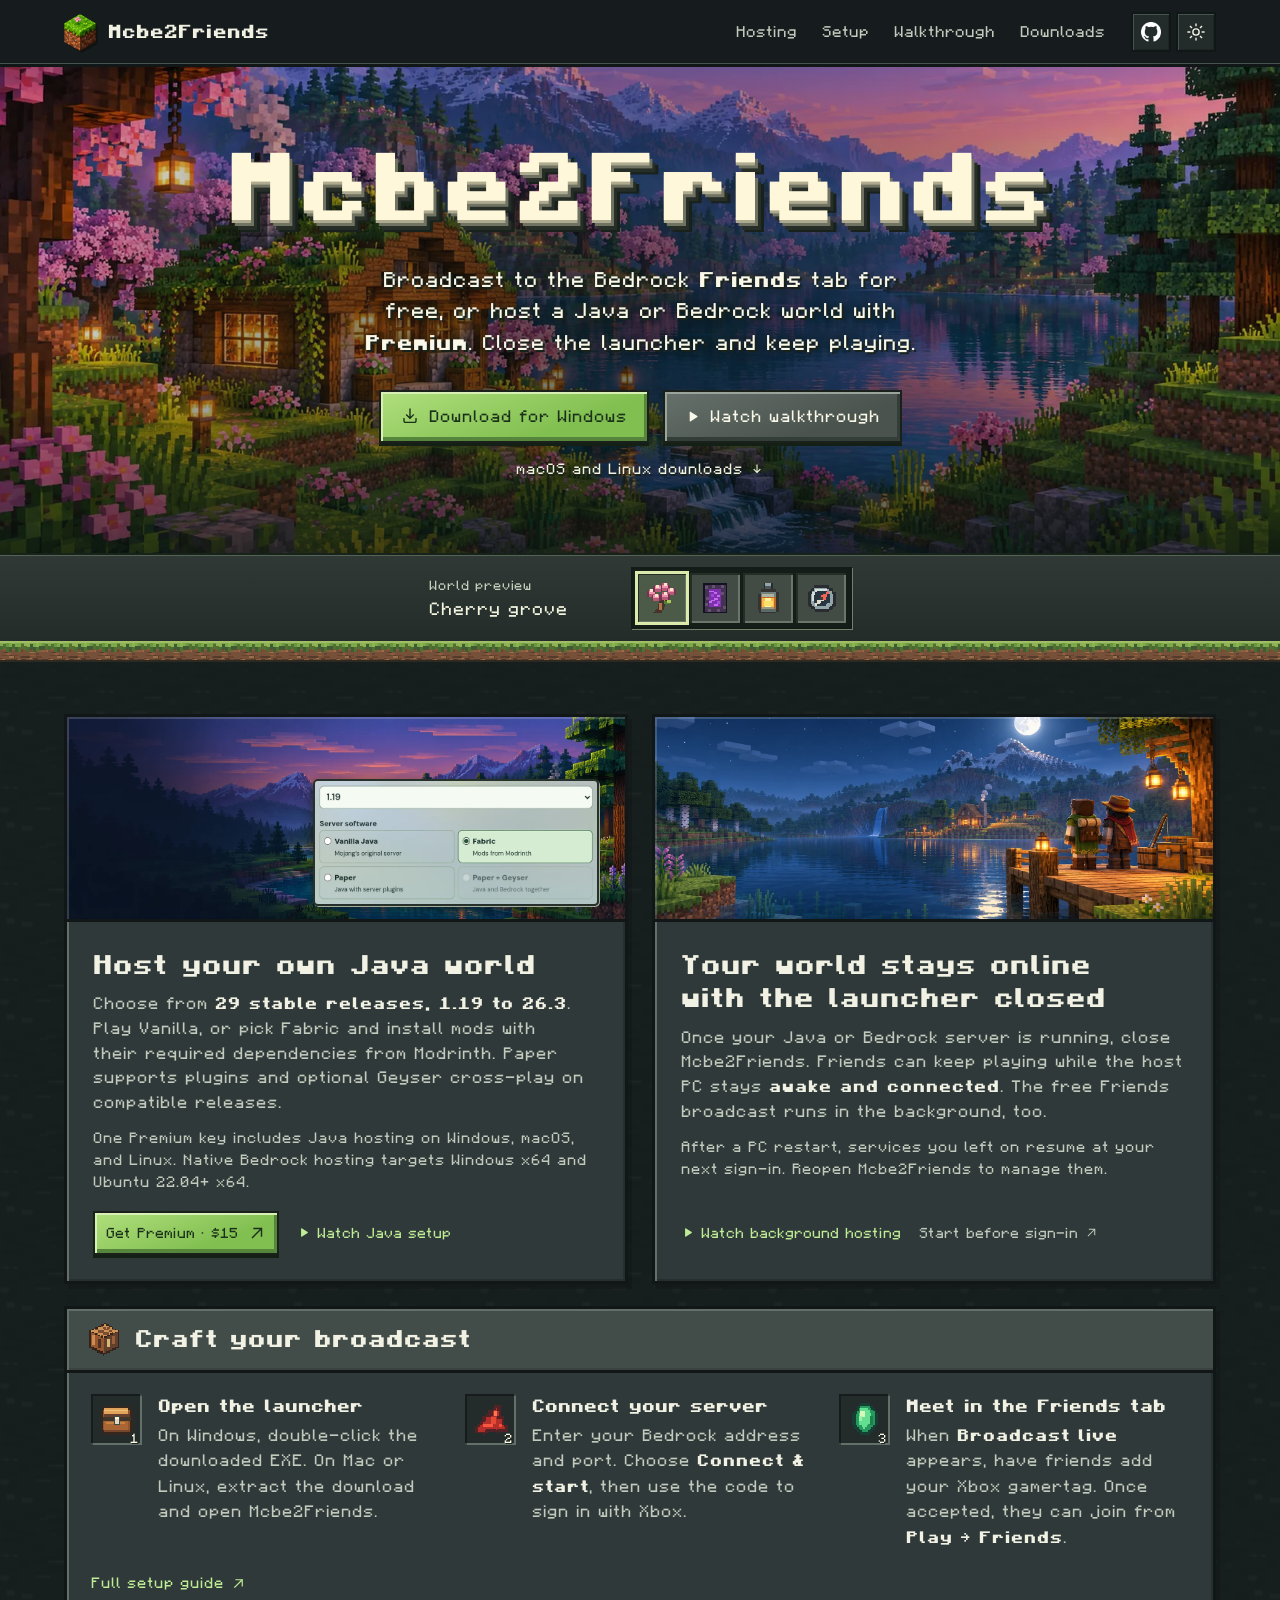
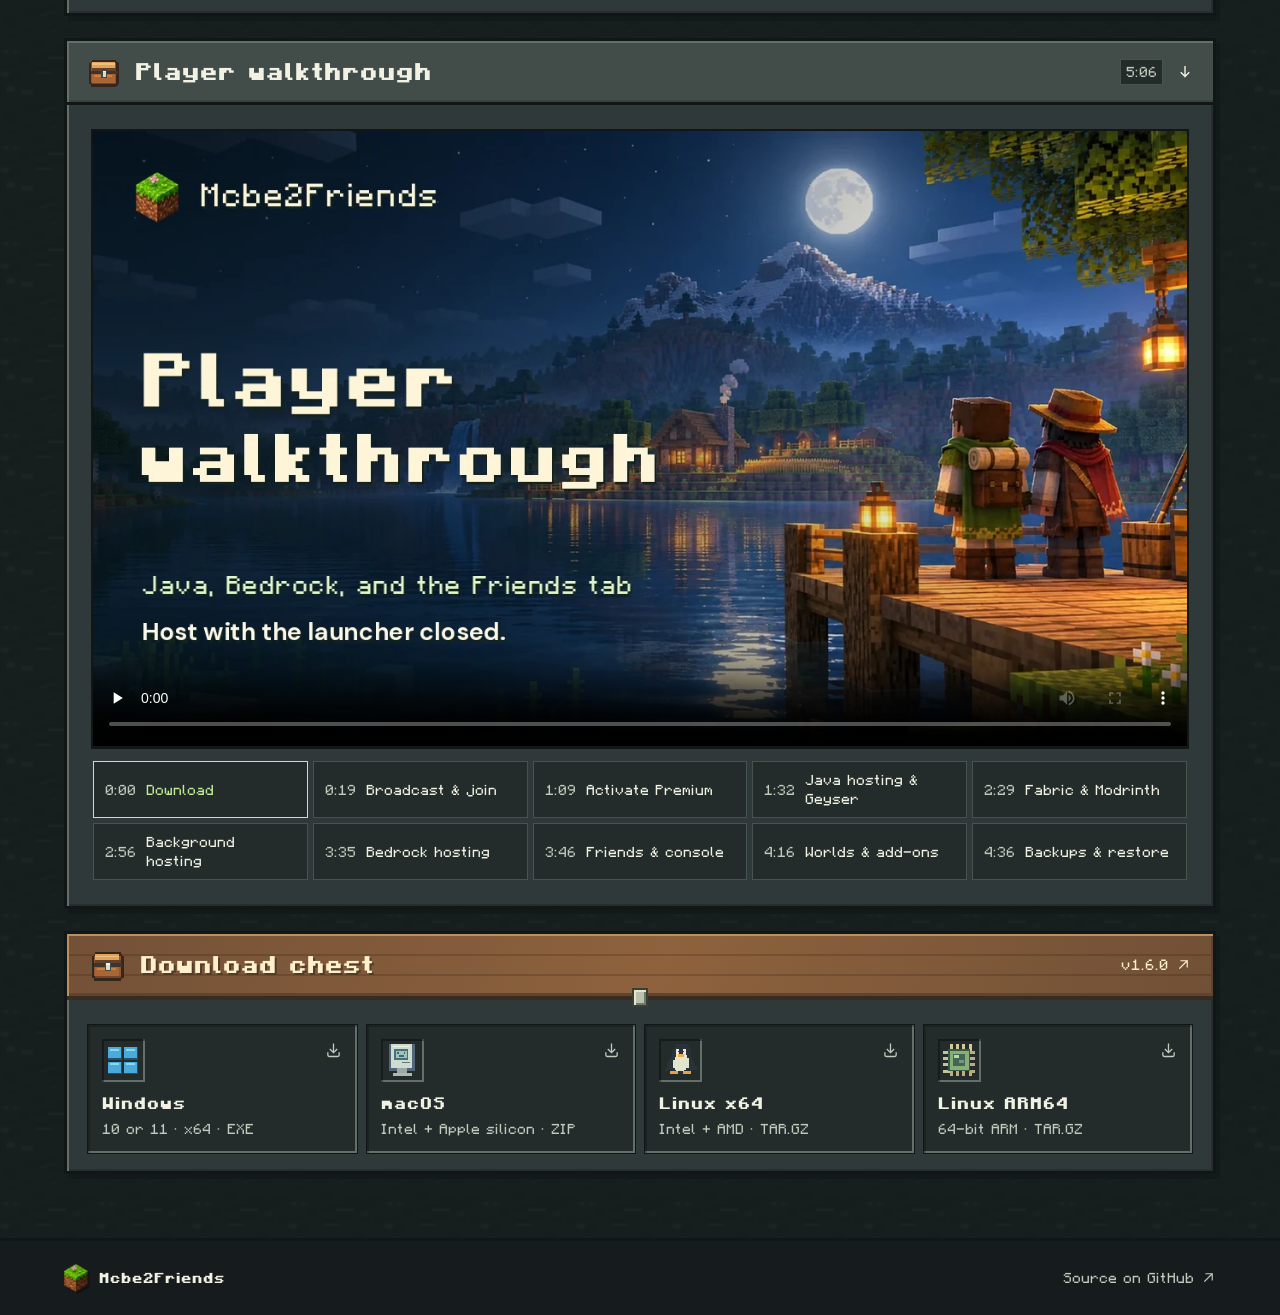
<file: index.html>
<!doctype html>
<html lang="en" data-theme="dark">
<head>
  <meta charset="utf-8">
  <meta name="viewport" content="width=device-width, initial-scale=1, viewport-fit=cover">
  <meta name="theme-color" content="#161c1d" id="theme-color">
  <meta name="description" content="Bring your Bedrock server to the Friends tab, or host Minecraft Java with Fabric mods from Modrinth. Keep playing after closing the launcher while your host PC stays awake.">
  <link rel="canonical" href="https://ll2rawll.github.io/MCBE2Friends/">
  <meta property="og:type" content="website">
  <meta property="og:title" content="Mcbe2Friends">
  <meta property="og:description" content="Host Java or Bedrock on your own PC and keep your world online with the launcher closed. Watch the Java, Modrinth, and background hosting chapters.">
  <meta property="og:url" content="https://ll2rawll.github.io/MCBE2Friends/">
  <meta property="og:image" content="https://ll2rawll.github.io/MCBE2Friends/assets/gallery/grove-landscape.webp">
  <meta property="og:image:alt" content="A lantern-lit cottage beside a mountain lake in a Minecraft cherry grove.">
  <title>Mcbe2Friends — Minecraft with friends</title>
  <link rel="icon" type="image/png" href="assets/app-icon.png">
  <link rel="apple-touch-icon" href="assets/app-icon.png">
  <link rel="preload" href="assets/fonts/minecraft-regular.woff2" as="font" type="font/woff2" crossorigin>
  <link rel="preload" href="assets/fonts/minecraft-bold.woff2" as="font" type="font/woff2" crossorigin>
  <link rel="stylesheet" href="styles.css?v=desktop-guide-1">
  <script>
    try {
      if (localStorage.getItem('mcbe2friends-theme') === 'light') {
        document.documentElement.dataset.theme = 'light';
        document.getElementById('theme-color').content = '#e8ebdf';
      }
    } catch {}
  </script>
  <script src="site.js?v=desktop-guide-1" defer></script>
</head>
<body>
  <svg xmlns="http://www.w3.org/2000/svg" class="symbols" aria-hidden="true">
    <symbol id="i-download" viewBox="0 0 24 24"><path d="M12 3v12m-4.5-4.5L12 15l4.5-4.5M4 15.5v3a2 2 0 0 0 2 2h12a2 2 0 0 0 2-2v-3"/></symbol>
    <symbol id="i-arrow" viewBox="0 0 24 24"><path d="M5 12h13m-5-5 5 5-5 5"/></symbol>
    <symbol id="i-external" viewBox="0 0 24 24"><path d="M6 18 18 6M8 6h10v10"/></symbol>
    <symbol id="i-play" viewBox="0 0 24 24"><path fill="currentColor" stroke="none" d="M7.5 4.9a.8.8 0 0 1 1.2-.7l11 7.1a.8.8 0 0 1 0 1.4l-11 7.1a.8.8 0 0 1-1.2-.7z"/></symbol>
    <symbol id="i-sun" viewBox="0 0 24 24"><circle cx="12" cy="12" r="4.2"/><path d="M12 1.5v2m0 17v2m10.5-10.5h-2m-17 0h-2m17.9-7.4L18 6m-12 12-1.4 1.4m14.8 0L18 18M6 6 4.6 4.6"/></symbol>
    <symbol id="i-moon" viewBox="0 0 24 24"><path d="M20 14.5a8.6 8.6 0 0 1-10.5-10A8.7 8.7 0 1 0 20 14.5z"/></symbol>
    <symbol id="i-menu" viewBox="0 0 24 24"><path d="M3 5.5h18M3 12h18M3 18.5h18"/></symbol>
    <symbol id="i-close" viewBox="0 0 24 24"><path d="m5 5 14 14m0-14L5 19"/></symbol>
  </svg>

  <a class="skip" href="#main">Skip to content</a>
  <header class="site-header">
    <div class="nav-inner wrap">
      <a class="brand" href="#top"><img src="assets/ui/grass-block.webp" alt="" width="35" height="37"><span>Mcbe2Friends</span></a>
      <nav aria-label="Main navigation" class="desktop-nav">
        <a href="#premium">Hosting</a><a href="#setup">Setup</a><a href="#walkthrough">Walkthrough</a><a href="#downloads">Downloads</a>
      </nav>
      <div class="header-tools">
        <a href="https://github.com/ll2Rawll/MCBE2Friends" class="icon-control" aria-label="View Mcbe2Friends on GitHub" title="View on GitHub"><img class="github-mark" src="assets/github.png" width="20" height="20" alt=""></a>
        <button class="icon-control theme-toggle" type="button" aria-label="Switch to light theme" title="Switch to light theme" hidden>
          <svg class="icon sun" aria-hidden="true"><use href="#i-sun"/></svg><svg class="icon moon" aria-hidden="true"><use href="#i-moon"/></svg>
        </button>
        <details class="mobile-menu">
          <summary class="icon-control" aria-label="Navigation menu"><svg class="icon open-menu" aria-hidden="true"><use href="#i-menu"/></svg><svg class="icon close-menu" aria-hidden="true"><use href="#i-close"/></svg></summary>
          <nav class="menu-panel" aria-label="Mobile navigation">
            <a href="#premium">Hosting</a><a href="#setup">Setup</a><a href="#walkthrough">Player walkthrough</a><a href="#downloads">Downloads</a>
          </nav>
        </details>
      </div>
    </div>
  </header>

  <main id="main">
    <section id="top" class="hero" aria-labelledby="page-title" data-scene="cherry">
      <div class="world-stage">
        <img id="cover-image" src="assets/gallery/grove-landscape.webp" width="1600" height="720" fetchpriority="high" alt="A lantern-lit cottage and pink cherry trees beside a mountain lake at sunset.">
        <div class="world-shade" aria-hidden="true"></div>
        <div class="hero-copy wrap">
          <h1 id="page-title">Mcbe2Friends</h1>
          <p class="lede">Broadcast to the Bedrock <strong>Friends</strong> tab for free, or host a Java or Bedrock world with <strong>Premium</strong>. Close the launcher and keep playing.</p>
          <div class="hero-actions">
            <a class="game-button primary" href="https://github.com/ll2Rawll/MCBE2Friends/releases/download/v1.6.0/Mcbe2Friends.exe"><svg class="icon" aria-hidden="true"><use href="#i-download"/></svg>Download for Windows</a>
            <a class="game-button stone" href="#walkthrough" id="watch-walkthrough"><svg class="icon" aria-hidden="true"><use href="#i-play"/></svg>Watch walkthrough</a>
          </div>
          <a class="other-platforms" href="#downloads">macOS and Linux downloads <svg class="icon" aria-hidden="true"><use href="#i-arrow"/></svg></a>
        </div>
      </div>
      <div class="world-toolbar">
        <div class="hotbar-layout wrap">
          <div class="world-name"><span>World preview</span><p id="cover-caption" aria-live="polite">Cherry grove</p></div>
          <div class="rail" role="group" aria-label="Choose a world preview" hidden>
            <button type="button" aria-label="Show Cherry grove" title="Cherry grove" aria-controls="cover-image" aria-pressed="true" data-scene="cherry" data-cover="grove-landscape" data-caption="Cherry grove" data-alt="A lantern-lit cottage and pink cherry trees beside a mountain lake at sunset."><span class="item sapling" aria-hidden="true"></span></button>
            <button type="button" aria-label="Show Nether portal" title="Nether portal" aria-controls="cover-image" aria-pressed="false" data-scene="nether" data-cover="nether-panorama" data-caption="Nether portal" data-alt="A purple Nether portal overlooking a cavern of jagged basalt and glowing lava."><span class="item portal" aria-hidden="true"></span></button>
            <button type="button" aria-label="Show Lantern valley" title="Lantern valley" aria-controls="cover-image" aria-pressed="false" data-scene="valley" data-cover="lantern-panorama" data-caption="Lantern valley" data-alt="Lanterns light a spruce-wood cabin on the shore of a terraced forest valley."><span class="item lantern" aria-hidden="true"></span></button>
            <button type="button" aria-label="Show Friends at dusk" title="Friends at dusk" aria-controls="cover-image" aria-pressed="false" data-scene="friends" data-cover="friends-panorama" data-caption="Friends at dusk" data-alt="Two friends on a wooden dock looking across a blue lake at night."><span class="item compass" aria-hidden="true"></span></button>
          </div>
        </div>
      </div>
      <div class="ground" aria-hidden="true"></div>
    </section>

    <div class="hosting-features wrap">
      <section class="hosting-feature panel" id="premium" aria-labelledby="premium-title">
        <a class="feature-art java-art" href="https://github.com/ll2Rawll/MCBE2Friends/blob/main/docs/premium-hosting.md#host-java-edition" aria-label="Read the Java hosting guide">
          <img class="feature-landscape" src="assets/gallery/lantern-panorama.webp" width="1600" height="720" alt="" loading="lazy" decoding="async">
          <img class="feature-picker" src="assets/gallery/fabric-picker.webp" width="760" height="331" alt="Fabric selected for Minecraft Java 1.19 in the launcher" loading="lazy" decoding="async">
        </a>
        <div class="feature-copy">
          <h2 id="premium-title">Host your own Java world</h2>
          <p>Choose from <strong>29 stable releases, 1.19 to 26.3</strong>. Play Vanilla, or pick Fabric and install mods with their required dependencies from Modrinth. Paper supports plugins and optional Geyser cross-play on compatible releases.</p>
          <p class="feature-detail">One Premium key includes Java hosting on Windows, macOS, and Linux. Native Bedrock hosting targets Windows x64 and Ubuntu 22.04+ x64.</p>
          <div class="feature-actions">
            <a class="game-button primary" href="https://discord.gg/X5adbkPq" target="_blank" rel="noopener noreferrer">Get Premium · $15 <svg class="icon" aria-hidden="true"><use href="#i-external"/></svg></a>
            <a class="chapter-jump" href="#watch-java"><svg class="icon" aria-hidden="true"><use href="#i-play"/></svg>Watch Java setup</a>
          </div>
        </div>
      </section>
      <section class="hosting-feature panel" id="background" aria-labelledby="background-title">
        <div class="feature-art night-art"><img class="feature-landscape" src="assets/gallery/friends-panorama.webp" width="1600" height="720" alt="Two players beside a lantern-lit dock under the moon" loading="lazy" decoding="async"></div>
        <div class="feature-copy">
          <h2 id="background-title">Your world stays online with the launcher closed</h2>
          <p>Once your Java or Bedrock server is running, close Mcbe2Friends. Friends can keep playing while the host PC stays <strong>awake and connected</strong>. The free Friends broadcast runs in the background, too.</p>
          <p class="feature-detail">After a PC restart, services you left on resume at your next sign-in. Reopen Mcbe2Friends to manage them.</p>
          <div class="feature-actions">
            <a class="chapter-jump" href="#watch-background"><svg class="icon" aria-hidden="true"><use href="#i-play"/></svg>Watch background hosting</a>
            <a class="feature-guide" href="https://github.com/ll2Rawll/MCBE2Friends/blob/main/docs/guide.md#unattended-startup">Start before sign-in <svg class="icon" aria-hidden="true"><use href="#i-external"/></svg></a>
          </div>
        </div>
      </section>
    </div>

    <section class="panel recipe-panel wrap" id="setup" aria-labelledby="setup-title">
      <div class="panel-header"><span class="item table" aria-hidden="true"></span><h2 id="setup-title">Craft your broadcast</h2></div>
      <ol class="recipe" aria-label="Set up Mcbe2Friends">
        <li><span class="recipe-slot" aria-hidden="true"><span class="item chest"></span><span class="count">1</span></span><div><h3>Open the launcher</h3><p>On Windows, double-click the downloaded EXE. On Mac or Linux, extract the download and open Mcbe2Friends.</p></div></li>
        <li><span class="recipe-slot" aria-hidden="true"><span class="item redstone"></span><span class="count">2</span></span><div><h3>Connect your server</h3><p>Enter your Bedrock address and port. Choose <strong>Connect &amp; start</strong>, then use the code to sign in with Xbox.</p></div></li>
        <li><span class="recipe-slot" aria-hidden="true"><span class="item emerald"></span><span class="count">3</span></span><div><h3>Meet in the Friends tab</h3><p>When <strong>Broadcast live</strong> appears, have friends add your Xbox gamertag. Once accepted, they can join from <strong>Play → Friends</strong>.</p></div></li>
      </ol>
      <a class="panel-link" href="https://github.com/ll2Rawll/MCBE2Friends/blob/main/docs/guide.md">Full setup guide <svg class="icon" aria-hidden="true"><use href="#i-external"/></svg></a>
    </section>

    <details class="panel wrap walkthrough" id="walkthrough" open>
      <summary class="panel-header">
        <span class="item chest" aria-hidden="true"></span><strong>Player walkthrough</strong><span class="time">5:06</span>
        <svg class="icon disclosure-arrow" aria-hidden="true"><use href="#i-arrow"/></svg>
      </summary>
      <div class="walkthrough-body">
        <video id="guide-film" width="1600" height="900" controls playsinline preload="none" poster="assets/media/walkthrough-poster.webp?v=desktop-guide-1" tabindex="0" aria-label="Narrated Mcbe2Friends player walkthrough">
          <source src="assets/media/mcbe2friends-walkthrough.mp4?v=desktop-guide-1" type="video/mp4">
          <track kind="captions" src="assets/media/walkthrough.en.vtt?v=desktop-guide-1" srclang="en" label="English">
          <track kind="chapters" src="assets/media/walkthrough.chapters.vtt?v=desktop-guide-1" srclang="en" label="Chapters">
          <a href="assets/media/mcbe2friends-walkthrough.mp4?v=desktop-guide-1">Open the player walkthrough</a>
        </video>
        <nav class="film-chapters" aria-label="Walkthrough chapters">
          <a id="watch-download" href="assets/media/mcbe2friends-walkthrough.mp4?v=desktop-guide-1#t=0"><span>0:00</span> Download</a>
          <a id="watch-broadcast" href="assets/media/mcbe2friends-walkthrough.mp4?v=desktop-guide-1#t=19.167"><span>0:19</span> Broadcast &amp; join</a>
          <a id="watch-premium" href="assets/media/mcbe2friends-walkthrough.mp4?v=desktop-guide-1#t=69.583"><span>1:09</span> Activate Premium</a>
          <a id="watch-java" href="assets/media/mcbe2friends-walkthrough.mp4?v=desktop-guide-1#t=92.5"><span>1:32</span> Java hosting &amp; Geyser</a>
          <a id="watch-fabric" href="assets/media/mcbe2friends-walkthrough.mp4?v=desktop-guide-1#t=149.667"><span>2:29</span> Fabric &amp; Modrinth</a>
          <a id="watch-background" href="assets/media/mcbe2friends-walkthrough.mp4?v=desktop-guide-1#t=176.5"><span>2:56</span> Background hosting</a>
          <a id="watch-bedrock" href="assets/media/mcbe2friends-walkthrough.mp4?v=desktop-guide-1#t=215.708"><span>3:35</span> Bedrock hosting</a>
          <a id="watch-friends" href="assets/media/mcbe2friends-walkthrough.mp4?v=desktop-guide-1#t=226.625"><span>3:46</span> Friends &amp; console</a>
          <a id="watch-worlds" href="assets/media/mcbe2friends-walkthrough.mp4?v=desktop-guide-1#t=256.292"><span>4:16</span> Worlds &amp; add-ons</a>
          <a id="watch-backups" href="assets/media/mcbe2friends-walkthrough.mp4?v=desktop-guide-1#t=276.792"><span>4:36</span> Backups &amp; restore</a>
        </nav>
      </div>
    </details>

    <section class="downloads wrap" id="downloads" aria-labelledby="downloads-title">
      <div class="chest-lid">
        <span class="item chest" aria-hidden="true"></span><h2 id="downloads-title">Download chest</h2>
        <a class="release" href="https://github.com/ll2Rawll/MCBE2Friends/releases/tag/v1.6.0">v1.6.0 <svg class="icon" aria-hidden="true"><use href="#i-external"/></svg></a>
      </div>
      <div class="inventory">
        <div class="platforms">
          <a class="platform" href="https://github.com/ll2Rawll/MCBE2Friends/releases/download/v1.6.0/Mcbe2Friends.exe" aria-label="Download the standalone Mcbe2Friends EXE for Windows x64"><span class="package-slot" aria-hidden="true"><span class="item windows"></span></span><span class="package-name"><b>Windows</b><small>10 or 11 · x64 · EXE</small></span><svg class="icon" aria-hidden="true"><use href="#i-download"/></svg></a>
          <a class="platform" href="https://github.com/ll2Rawll/MCBE2Friends/releases/download/v1.6.0/Mcbe2Friends-macOS.zip" aria-label="Download Mcbe2Friends for macOS, Intel and Apple silicon"><span class="package-slot" aria-hidden="true"><span class="item mac"></span></span><span class="package-name"><b>macOS</b><small>Intel + Apple silicon · ZIP</small></span><svg class="icon" aria-hidden="true"><use href="#i-download"/></svg></a>
          <a class="platform" href="https://github.com/ll2Rawll/MCBE2Friends/releases/download/v1.6.0/Mcbe2Friends-Linux-x64.tar.gz" aria-label="Download Mcbe2Friends for Linux x64"><span class="package-slot" aria-hidden="true"><span class="item penguin"></span></span><span class="package-name"><b>Linux x64</b><small>Intel + AMD · TAR.GZ</small></span><svg class="icon" aria-hidden="true"><use href="#i-download"/></svg></a>
          <a class="platform" href="https://github.com/ll2Rawll/MCBE2Friends/releases/download/v1.6.0/Mcbe2Friends-Linux-ARM64.tar.gz" aria-label="Download Mcbe2Friends for Linux ARM64"><span class="package-slot" aria-hidden="true"><span class="item chip"></span></span><span class="package-name"><b>Linux ARM64</b><small>64-bit ARM · TAR.GZ</small></span><svg class="icon" aria-hidden="true"><use href="#i-download"/></svg></a>
        </div>
      </div>
    </section>
  </main>

  <footer class="site-footer"><div class="wrap footer-inner">
    <a class="brand" href="#top"><img src="assets/ui/grass-block.webp" alt="" width="26" height="28"><span>Mcbe2Friends</span></a>
    <a class="footer-link" href="https://github.com/ll2Rawll/MCBE2Friends">Source on GitHub <svg class="icon" aria-hidden="true"><use href="#i-external"/></svg></a>
  </div></footer>
</body>
</html>
</file>
<file: styles.css>
@font-face {
  font-family: "Minecraft";
  src: url("assets/fonts/minecraft-regular.woff2") format("woff2");
  font-weight: 400;
  font-style: normal;
  font-display: swap;
}
@font-face {
  font-family: "Minecraft";
  src: url("assets/fonts/minecraft-bold.woff2") format("woff2");
  font-weight: 700;
  font-style: normal;
  font-display: swap;
}
/* The original typeface covers Latin letters. Monocraft supplies matching punctuation and arrows. */
@font-face {
  font-family: "Monocraft Symbols";
  src: url("assets/fonts/monocraft-symbols.woff2") format("woff2");
  unicode-range: U+2010-2026, U+2190-2193;
  font-display: swap;
}

:root {
  color-scheme: dark;
  --pixel-font: "Minecraft", "Monocraft Symbols", monospace;
  --page: #171e1e;
  --chrome: #161c1d;
  --text: #f1f2e4;
  --muted: #c1cabd;
  --panel: #303939;
  --head: #424c49;
  --inset: #232c2b;
  --rim: #101716;
  --lip: #63706a;
  --rule: #47534e;
  --accent: #bfed96;
  --focus: #d6fb91;
  font: 100%/1.5 var(--pixel-font);
  font-synthesis: none;
}
:root[data-theme="light"] {
  color-scheme: light;
  --page: #dde3d7;
  --chrome: #e8ebdf;
  --text: #233027;
  --muted: #425246;
  --panel: #cbd2c5;
  --head: #dce1d4;
  --inset: #b6c1b3;
  --rim: #697568;
  --lip: #f0f3df;
  --rule: #a1af9e;
  --accent: #334e19;
  --focus: #356222;
}
* { box-sizing: border-box; }
html { scroll-padding-top: 82px; }
body { margin: 0; color: var(--text); background: var(--page) url("assets/ui/stone.png") repeat; background-size: 96px 96px; }
a { color: inherit; text-decoration: none; }
button, summary { color: inherit; font: inherit; cursor: pointer; }
button, h1, h2, h3, p, ol { margin: 0; }
button { padding: 0; border: 0; }
button, summary, a { -webkit-tap-highlight-color: transparent; }
h1, h2, h3, strong, b { font-weight: 700; }
a:focus-visible, button:focus-visible, summary:focus-visible, video:focus-visible { outline: 3px solid var(--focus); outline-offset: 3px; }
[hidden] { display: none !important; }
::selection { color: #132014; background: #bde394; }
.symbols { position: absolute; width: 0; height: 0; overflow: hidden; pointer-events: none; }
.icon { display: block; width: 18px; height: 18px; flex: none; fill: none; stroke: currentColor; stroke-width: 1.85; stroke-linecap: square; stroke-linejoin: miter; }
.wrap { width: min(1152px, calc(100% - 72px)); margin-inline: auto; }
.skip { position: fixed; z-index: 15; top: 8px; left: 10px; transform: translateY(-160%); padding: 10px 14px; background: var(--focus); color: var(--page); }
.skip:focus { transform: none; }

.site-header { position: sticky; z-index: 10; top: 0; color: var(--text); background: var(--chrome); border-bottom: 3px solid var(--rim); box-shadow: inset 0 -1px var(--rule); }
.nav-inner, .brand, .desktop-nav, .header-tools, .footer-inner { display: flex; align-items: center; }
.nav-inner { min-height: 64px; gap: 26px; }
.brand { gap: 9px; flex: none; font-size: 1.0625rem; font-weight: 700; white-space: nowrap; }
.brand img { display: block; object-fit: contain; filter: drop-shadow(2px 2px 0 rgb(0 0 0 / 32%)); }
.desktop-nav { margin-left: auto; gap: 25px; }
.desktop-nav a { font-size: .875rem; color: var(--muted); padding-block: 13px; }
.desktop-nav a:hover, .footer-link:hover, .panel-link:hover { color: var(--accent); text-decoration: underline; text-underline-offset: 4px; }
.header-tools { gap: 5px; position: relative; }
.icon-control {
  width: 40px; height: 40px; display: grid; place-items: center; list-style: none; color: var(--text); cursor: pointer;
  border: 2px solid var(--rim); background: var(--inset); box-shadow: inset 1px 1px var(--rule), inset -1px -1px rgb(0 0 0 / 16%);
}
.icon-control:hover, .mobile-menu[open] summary { background: var(--head); box-shadow: inset 1px 1px var(--lip); }
.github-mark { display: block; }
[data-theme="light"] .github-mark { filter: brightness(.15); }
.moon, [data-theme="light"] .sun, .close-menu, .mobile-menu[open] .open-menu { display: none; }
[data-theme="light"] .moon, .mobile-menu[open] .close-menu { display: block; }
.mobile-menu { display: none; position: relative; }
.mobile-menu summary::-webkit-details-marker { display: none; }
.menu-panel { position: absolute; top: calc(100% + 10px); right: 0; width: min(240px, calc(100vw - 30px)); padding: 5px; background: var(--panel); border: 3px solid var(--rim); box-shadow: inset 2px 2px var(--lip), 4px 4px 0 rgb(0 0 0 / 24%); }
.menu-panel a { display: flex; align-items: center; padding: 9px 13px; min-height: 46px; font-size: .9375rem; }
.menu-panel a:hover, .menu-panel a:focus-visible { background: var(--head); }

.hero { color: #faf9e9; background: #16231d; }
.world-stage { isolation: isolate; position: relative; display: grid; place-items: center; min-height: clamp(440px, 38vw, 570px); padding-block: 67px; overflow: hidden; }
#cover-image, .world-shade { position: absolute; inset: 0; width: 100%; height: 100%; }
#cover-image { z-index: -2; object-fit: cover; object-position: 50% 54%; }
.world-shade {
  z-index: -1; pointer-events: none;
  background: radial-gradient(ellipse at 50% 53%, rgb(8 18 15 / 66%), rgb(9 19 17 / 33%) 48%, transparent 86%),
    linear-gradient(0deg, rgb(11 19 16 / 69%), transparent 38%, rgb(8 13 15 / 5%) 78%, rgb(8 13 15 / 18%));
}
.hero-copy { container-type: inline-size; display: flex; flex-direction: column; align-items: center; text-align: center; }
h1 { color: #fff7da; font-size: clamp(1.7rem, 8.3vw, 5.4rem); font-size: clamp(1.7rem, 10cqi, 5.4rem); line-height: 1.21; text-shadow: 0 .038em #aeaa90, .038em .075em #717362, .075em .112em #272e28, .1em .14em #18211c; }
.lede { max-width: 750px; margin-top: 24px; font-size: clamp(1rem, 1.55vw, 1.2rem); line-height: 1.65; text-wrap: balance; text-shadow: 2px 2px 0 #18221c, 0 1px 8px #101910; }
.hero-actions { display: flex; flex-wrap: wrap; justify-content: center; gap: 14px; margin-top: 31px; }
.game-button {
  display: inline-flex; justify-content: center; align-items: center; gap: 10px; min-height: 53px; padding: 10px 20px;
  border: 2px solid #19211a; font-size: .9375rem; line-height: 1.4;
  box-shadow: inset 2px 2px var(--button-light), inset -3px -4px var(--button-dark), 0 3px 0 #142016;
  background: linear-gradient(160deg, var(--button-top), var(--button-base) 70%); color: var(--button-text);
}
.primary { --button-top: #b0df7c; --button-base: #81bf50; --button-light: #d8f0b6; --button-dark: #56863b; --button-text: #1a301a; }
.stone { --button-top: #67716b; --button-base: #4a534e; --button-light: #9ba49a; --button-dark: #343e39; --button-text: #faf9e9; }
.game-button:hover { filter: brightness(1.13); }
.game-button:active { transform: translateY(2px); box-shadow: inset 2px 2px var(--button-dark), inset -1px -1px var(--button-light); }
.stone .icon { width: 15px; height: 15px; }
.hero a:focus-visible, .rail button:focus-visible { outline-color: #e1ffaf; }
.other-platforms, .panel-link, .footer-link, .release { display: inline-flex; align-items: center; gap: 7px; }
.other-platforms { padding: 7px; margin-top: 9px; font-size: .84375rem; color: #f0f1df; text-shadow: 1px 2px #17211a; }
.other-platforms:hover, .release:hover { text-decoration: underline; text-underline-offset: 4px; }
.other-platforms .icon { transform: rotate(90deg); width: 14px; height: 14px; }

.world-toolbar { background: linear-gradient(#313937, #232c28); border-top: 2px solid #17221b; box-shadow: inset 0 1px #556354; }
.hotbar-layout { display: flex; justify-content: center; align-items: center; gap: 30px; padding-block: 12px; }
.world-name { min-width: 172px; }
.world-name > span { display: block; font-size: .75rem; color: #c5ceba; }
.world-name p { font-size: 1rem; color: #f1f4de; margin-top: 3px; }
.rail { display: flex; gap: 3px; padding: 4px; border: 2px solid #131b16; background: #151d18; box-shadow: 1px 1px 0 #72806b; }
.rail button, .recipe-slot, .package-slot { display: grid; place-items: center; }
.rail button { width: 50px; height: 50px; background: #424b44; box-shadow: inset 2px 2px #242d26, inset -2px -2px #6b766a; position: relative; }
.rail button:hover { background: #536052; }
.rail [aria-pressed="true"] { background: #4b5b47; outline: 3px solid #dbeaab; outline-offset: -1px; z-index: 1; }
.rail button:focus-visible { outline: 3px dashed #fffada; outline-offset: 2px; z-index: 2; }
.item {
  --cell: 0; --item-size: 36px; width: var(--item-size); height: var(--item-size); display: block; flex: none;
  background: url("assets/ui/items.png") calc(-1 * var(--cell) * var(--item-size)) 0 / calc(12 * var(--item-size)) var(--item-size) no-repeat;
  image-rendering: pixelated;
}
.portal { --cell: 1; } .lantern { --cell: 2; } .compass { --cell: 3; } .table { --cell: 4; } .chest { --cell: 5; }
.redstone { --cell: 6; } .emerald { --cell: 7; } .windows { --cell: 8; } .mac { --cell: 9; } .penguin { --cell: 10; } .chip { --cell: 11; }
.ground { height: 21px; background: #694932 url("assets/ui/ground.png") repeat-x; background-size: 48px 20px; image-rendering: pixelated; border-bottom: 2px solid #2e2a22; }

.panel, .downloads { min-width: 0; border: 3px solid var(--rim); background: var(--panel); box-shadow: inset 2px 2px var(--lip), inset -2px -2px rgb(0 0 0 / 20%), 4px 5px 0 rgb(0 0 0 / 15%); }
.panel-header, .chest-lid { display: flex; align-items: center; gap: 13px; }
.panel-header { min-height: 64px; padding: 9px 19px; background: var(--head); border-bottom: 3px solid var(--rim); box-shadow: inset 2px 2px var(--lip), inset 0 -2px rgb(0 0 0 / 12%); }
.panel-header h2, .chest-lid h2 { font-size: clamp(1rem, 1.7vw, 1.44rem); line-height: 1.4; }
.panel-header .item { --item-size: 36px; }
.recipe-panel { display: flex; flex-direction: column; margin-block: clamp(36px, 4.3vw, 66px) 22px; }
.recipe { list-style: none; padding: 0 24px; }
.recipe li { display: grid; grid-template-columns: 51px minmax(0,1fr); align-items: start; gap: 16px; padding: 21px 0; }
.recipe li + li { border-top: 2px solid var(--rule); }
.recipe-slot, .package-slot { width: 51px; height: 51px; position: relative; background: var(--inset); box-shadow: inset 2px 2px rgb(0 0 0 / 38%), inset -2px -2px var(--lip); }
.recipe-slot .item, .package-slot .item { --item-size: 38px; }
.count { position: absolute; bottom: 1px; right: 3px; font-size: .75rem; color: #fffce7; text-shadow: 1px 1px #1d261f, -1px 0 #1d261f; line-height: 1; }
.recipe h3 { color: var(--text); font-size: 1rem; line-height: 1.5; }
.recipe p { margin-top: 5px; font-size: .9375rem; line-height: 1.7; color: var(--muted); text-wrap: pretty; }
.recipe strong { color: var(--text); }
.panel-link { align-self: start; margin: auto 24px 0; padding: 2px 0 20px; font-size: .84375rem; color: var(--accent); }
.panel-link .icon, .footer-link .icon, .release .icon { width: 15px; height: 15px; }

.time { margin-left: auto; padding: 2px 5px; background: var(--inset); color: var(--muted); border: 1px solid var(--rule); font-size: .8125rem; }
.walkthrough { margin-bottom: 22px; }
.walkthrough > summary { list-style: none; }
.walkthrough > summary::-webkit-details-marker { display: none; }
.walkthrough > summary strong { font-size: clamp(.94rem, 1.7vw, 1.44rem); }
.walkthrough > summary .time { flex: none; }
.walkthrough[open] .disclosure-arrow { transform: rotate(90deg); }
.walkthrough-body { padding: clamp(12px, 2.5vw, 26px); }
.walkthrough video { display: block; width: 100%; height: auto; aspect-ratio: 16 / 9; background: #101916; outline: 2px solid var(--rim); }
.walkthrough video::cue { font-family: var(--pixel-font); }
.film-chapters { display: grid; grid-template-columns: repeat(auto-fit, minmax(min(100%, 210px), 1fr)); gap: 5px; padding-top: 14px; }
.film-chapters a { display: flex; align-items: center; gap: 10px; min-height: 44px; padding: 8px 11px; background: var(--inset); border: 1px solid var(--rule); font-size: .8125rem; }
.film-chapters a:hover { text-decoration: underline; }
.film-chapters a span { color: var(--muted); }
.film-chapters a[aria-current="time"] { border-color: var(--accent); color: var(--accent); }

.downloads { margin-bottom: clamp(40px, 5vw, 72px); }
.chest-lid {
  position: relative; padding: 11px 22px; min-height: 66px; color: #fff0cc; border-bottom: 4px solid #382b21;
  box-shadow: inset 2px 2px #bb8f5e, inset -2px -3px #60442f;
  background: repeating-linear-gradient(to top, rgb(48 29 17 / 22%) 0 2px, transparent 2px 20px), linear-gradient(110deg, #735137, #8e623d 52%, #705036);
}
.chest-lid::after { content: ""; position: absolute; bottom: -11px; left: calc(50% - 8px); width: 12px; height: 15px; background: #bac2ad; border: 2px solid #393e36; box-shadow: inset 2px 2px #e7e5c9, inset -2px -2px #707a6c; }
.chest-lid .item { --item-size: 38px; }
.chest-lid h2 { text-shadow: 2px 2px #523b29; }
.release { margin-left: auto; font-size: .84375rem; padding-block: 7px; }
.inventory { padding: 24px 20px 17px; }
.platforms { display: grid; grid-template-columns: repeat(4,minmax(0,1fr)); gap: 8px; }
.platform {
  display: grid; grid-template-columns: minmax(0,1fr) auto; grid-template-areas: "slot arrow" "label label"; align-items: start; gap: 11px 6px;
  padding: 14px; background: var(--inset); border: 1px solid var(--rim); box-shadow: inset 2px 2px rgb(0 0 0 / 24%), inset -2px -2px var(--lip);
}
.platform:hover, .platform:focus-visible { background: var(--head); }
.package-slot { grid-area: slot; width: 43px; height: 43px; }
.platform > .icon { grid-area: arrow; margin: 3px 1px; width: 17px; height: 17px; color: var(--muted); }
.package-name { grid-area: label; }
.package-name b, .package-name small { display: block; }
.package-name b { font-size: .9375rem; line-height: 1.45; }
.package-name small { font-size: .8125rem; color: var(--muted); margin-top: 4px; line-height: 1.55; }
.site-footer { padding-block: 18px; border-top: 3px solid var(--rim); background: var(--chrome); }
.footer-inner { justify-content: space-between; flex-wrap: wrap; gap: 7px 18px; }
.site-footer .brand, .footer-link { font-size: .8125rem; }
.footer-link { color: var(--muted); min-height: 38px; }

@media (min-width: 901px) {
  .recipe { display: grid; grid-template-columns: repeat(3, minmax(0, 1fr)); gap: 24px; }
  .recipe li + li { border-top: 0; }
}
@media (max-width: 900px) {
  .wrap { width: calc(100% - 44px); }
  .panel-header { padding-inline: 12px; gap: 9px; }
  .recipe { padding-inline: 16px; }
  .recipe li { grid-template-columns: 43px minmax(0,1fr); gap: 12px; }
  .recipe-slot { width: 43px; height: 43px; }
  .platforms { grid-template-columns: repeat(2,minmax(0,1fr)); }
}
@media (max-width: 760px) {
  html { scroll-padding-top: 72px; }
  .wrap { width: min(610px, calc(100% - 32px)); }
  .nav-inner.wrap { width: calc(100% - 24px); max-width: 680px; }
  .nav-inner { min-height: 57px; gap: 8px; }
  .brand { font-size: .9375rem; gap: 6px; }
  .brand img { width: 29px; height: 32px; }
  .desktop-nav { display: none; }
  .header-tools { margin-left: auto; gap: 4px; }
  .mobile-menu { display: block; }
  .world-stage { min-height: 414px; padding-block: 67px 45px; }
  .hero[data-scene="cherry"] #cover-image { object-position: 32% 51%; }
  .hero[data-scene="nether"] #cover-image { object-position: 69% 50%; }
  .hero[data-scene="valley"] #cover-image { object-position: 72% 52%; }
  .hero[data-scene="friends"] #cover-image { object-position: 70% 50%; }
  .lede { margin-top: 17px; max-width: 465px; }
  .hero-actions { margin-top: 22px; }
  .recipe-panel { margin-block: 29px 20px; }
  .panel-header { min-height: 58px; padding-inline: 15px; }
  .recipe li { padding-block: 17px; }
  .panel-link { margin-inline: 16px; }
  .chest-lid { padding-inline: 13px; gap: 8px; }
  .inventory { padding: 21px 12px 14px; }
}
@media (max-width: 540px) {
  .world-stage { min-height: 404px; padding-block: 58px 36px; }
  .hero-actions { flex-direction: column; width: min(100%, 296px); gap: 9px; }
  .game-button { min-height: 46px; padding: 9px 12px; font-size: .875rem; }
  .other-platforms { margin-top: 9px; font-size: .8125rem; }
  .hotbar-layout { flex-direction: column; gap: 6px; padding-block: 8px 10px; }
  .world-name { min-width: 0; display: flex; align-items: baseline; justify-content: center; gap: 12px; }
  .world-name p { margin: 0; font-size: .875rem; }
  .rail button { width: 44px; height: 44px; }
  .rail .item { --item-size: 32px; }
  .recipe h3 { font-size: .9375rem; }
  .recipe p { font-size: .9375rem; }
  .platform { padding: 10px; }
  .package-name b { font-size: .84375rem; }
  .package-name small { font-size: .8125rem; }
}
@media (max-width: 365px) {
  .wrap { width: calc(100% - 22px); }
  .nav-inner.wrap { width: calc(100% - 16px); }
  .nav-inner .brand { font-size: .84375rem; gap: 4px; }
  .header-tools { gap: 2px; }
  .icon-control { width: 40px; }
  .lede { font-size: .9375rem; }
  .recipe li { grid-template-columns: 37px minmax(0,1fr); gap: 9px; }
  .recipe-slot { width: 37px; height: 38px; }
  .recipe-slot .item { --item-size: 30px; }
  .chest-lid h2 { font-size: .9375rem; }
}
@media (forced-colors: active) {
  .game-button, .rail button, .platform, .icon-control { border: 2px solid ButtonText; }
  .rail [aria-pressed="true"] { outline: 3px solid Highlight; }
  h1 { text-shadow: none; }
}

.hosting-features {
  display: grid;
  grid-template-columns: repeat(2, minmax(0, 1fr));
  gap: clamp(14px, 2vw, 24px);
  margin-block: clamp(28px, 4vw, 55px) 22px;
}
.hosting-features + .recipe-panel { margin-top: 0; }
.hosting-feature { display: flex; flex-direction: column; }
.feature-art { position: relative; isolation: isolate; height: clamp(150px, 17vw, 205px); overflow: hidden; border-bottom: 3px solid var(--rim); }
.feature-art::after { content: ""; position: absolute; inset: 0; pointer-events: none; box-shadow: inset 2px 2px 0 rgb(255 255 255 / 17%); }
.feature-art:focus-visible { outline-offset: -5px; }
.feature-landscape { display: block; width: 100%; height: 100%; object-fit: cover; }
.java-art .feature-landscape { object-position: 45% 58%; }
.night-art .feature-landscape { object-position: 77% 57%; }
.feature-picker {
  position: absolute; right: clamp(12px, 2vw, 26px); bottom: 13px; width: min(55%, 286px); height: auto;
  border: 2px solid #25312a; border-radius: 5px; box-shadow: 1px 1px 0 #a4ac9b, 0 4px 14px #101811b8;
}
.feature-copy { display: flex; flex-direction: column; flex: 1; padding: clamp(16px, 2.1vw, 26px); }
.feature-copy h2 { font-size: clamp(1.13rem, 1.9vw, 1.55rem); line-height: 1.38; text-wrap: balance; }
.feature-copy p { margin-top: 11px; font-size: .9375rem; line-height: 1.65; color: var(--muted); text-wrap: pretty; }
.feature-copy strong { color: var(--text); }
.feature-copy .feature-detail { font-size: .84375rem; }
.feature-actions { display: flex; flex-wrap: wrap; align-items: center; gap: 3px 18px; padding-top: 17px; margin-top: auto; }
.feature-actions .game-button { min-height: 44px; padding: 7px 11px; font-size: .8125rem; }
.chapter-jump, .feature-guide { display: inline-flex; align-items: center; gap: 7px; min-height: 44px; color: var(--accent); font-size: .8125rem; line-height: 1.4; }
.chapter-jump:hover, .feature-guide:hover { text-decoration: underline; text-underline-offset: 4px; }
.chapter-jump .icon { width: 13px; height: 13px; }
.feature-guide { color: var(--muted); }
.feature-guide .icon { width: 13px; height: 13px; }
@media (max-width: 730px) {
  .hosting-features { grid-template-columns: minmax(0,1fr); }
  .feature-art { height: clamp(142px, 40vw, 212px); }
}
</file>
